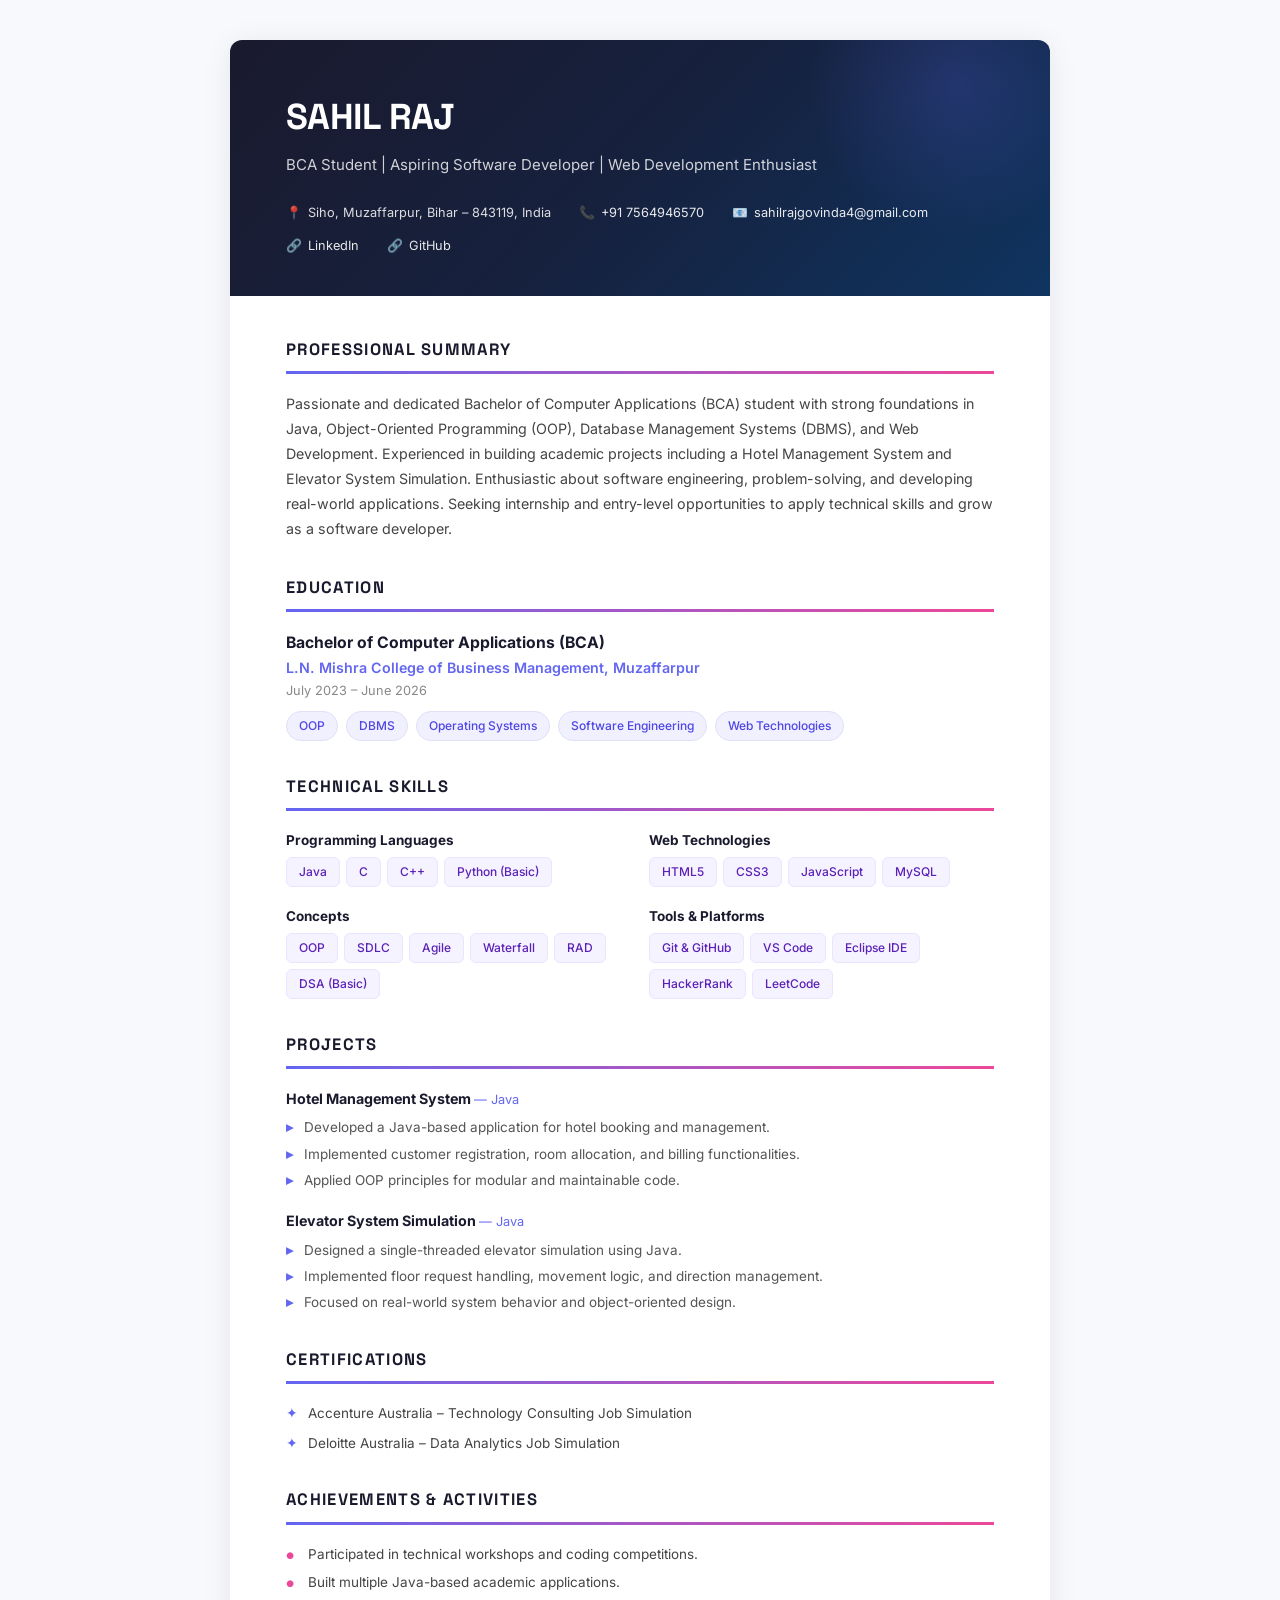
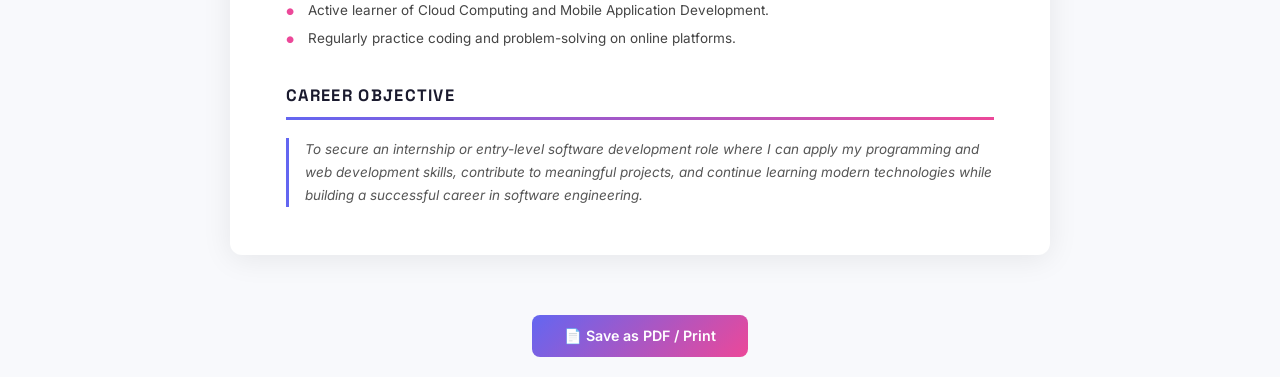
<file: assets/Sahil_Raj_CV.html>
<!DOCTYPE html>
<html lang="en">
<head>
  <meta charset="UTF-8" />
  <meta name="viewport" content="width=device-width, initial-scale=1.0" />
  <title>Sahil Raj — CV / Resume</title>
  <link rel="preconnect" href="https://fonts.googleapis.com" />
  <link rel="preconnect" href="https://fonts.gstatic.com" crossorigin />
  <link href="https://fonts.googleapis.com/css2?family=Inter:wght@300;400;500;600;700&family=Space+Grotesk:wght@500;600;700&display=swap" rel="stylesheet" />
  <style>
    /* ---- Reset ---- */
    *, *::before, *::after { margin: 0; padding: 0; box-sizing: border-box; }

    /* ---- Page ---- */
    html { font-size: 15px; }
    body {
      font-family: 'Inter', sans-serif;
      color: #1a1a2e;
      background: #f8f9fc;
      line-height: 1.65;
      -webkit-print-color-adjust: exact;
      print-color-adjust: exact;
    }

    .cv {
      max-width: 820px;
      margin: 40px auto;
      background: #fff;
      border-radius: 12px;
      box-shadow: 0 4px 30px rgba(0,0,0,0.08);
      overflow: hidden;
    }

    /* ---- Header ---- */
    .cv-header {
      background: linear-gradient(135deg, #1a1a2e 0%, #16213e 50%, #0f3460 100%);
      color: #fff;
      padding: 48px 56px 40px;
      position: relative;
      overflow: hidden;
    }

    .cv-header::after {
      content: "";
      position: absolute;
      top: -50%;
      right: -10%;
      width: 350px;
      height: 350px;
      background: radial-gradient(circle, rgba(99,102,241,0.2), transparent 60%);
      border-radius: 50%;
    }

    .cv-header h1 {
      font-family: 'Space Grotesk', sans-serif;
      font-size: 2.4rem;
      font-weight: 700;
      letter-spacing: -0.02em;
      margin-bottom: 6px;
      position: relative;
      z-index: 1;
    }

    .cv-header .tagline {
      font-size: 1rem;
      font-weight: 400;
      color: rgba(255,255,255,0.8);
      margin-bottom: 24px;
      position: relative;
      z-index: 1;
    }

    .cv-contact {
      display: flex;
      flex-wrap: wrap;
      gap: 12px 28px;
      font-size: 0.85rem;
      position: relative;
      z-index: 1;
    }

    .cv-contact a {
      color: rgba(255,255,255,0.9);
      text-decoration: none;
    }

    .cv-contact span {
      display: inline-flex;
      align-items: center;
      gap: 6px;
      color: rgba(255,255,255,0.85);
    }

    .cv-contact .icon {
      display: inline-block;
      width: 16px;
      text-align: center;
    }

    /* ---- Body ---- */
    .cv-body {
      padding: 40px 56px 48px;
    }

    /* ---- Section ---- */
    .cv-section {
      margin-bottom: 32px;
    }

    .cv-section:last-child {
      margin-bottom: 0;
    }

    .cv-section-title {
      font-family: 'Space Grotesk', sans-serif;
      font-size: 1.1rem;
      font-weight: 700;
      text-transform: uppercase;
      letter-spacing: 0.08em;
      color: #1a1a2e;
      padding-bottom: 8px;
      border-bottom: 3px solid;
      border-image: linear-gradient(90deg, #6366f1, #ec4899) 1;
      margin-bottom: 18px;
    }

    /* ---- Summary ---- */
    .cv-summary {
      font-size: 0.95rem;
      color: #444;
      line-height: 1.75;
    }

    /* ---- Education ---- */
    .cv-edu-title {
      font-weight: 700;
      font-size: 1.05rem;
      color: #1a1a2e;
    }

    .cv-edu-school {
      font-weight: 600;
      color: #6366f1;
      font-size: 0.95rem;
    }

    .cv-edu-date {
      font-size: 0.85rem;
      color: #888;
      margin-bottom: 8px;
    }

    .cv-coursework {
      display: flex;
      flex-wrap: wrap;
      gap: 8px;
      margin-top: 10px;
    }

    .cv-coursework span {
      padding: 4px 12px;
      background-color: #f0f0ff;
      border: 1px solid #e0e0f5;
      border-radius: 20px;
      font-size: 0.8rem;
      color: #4f46e5;
      font-weight: 500;
    }

    /* ---- Skills ---- */
    .cv-skills-grid {
      display: grid;
      grid-template-columns: 1fr 1fr;
      gap: 18px;
    }

    .cv-skill-group h4 {
      font-weight: 700;
      font-size: 0.9rem;
      color: #1a1a2e;
      margin-bottom: 6px;
    }

    .cv-skill-tags {
      display: flex;
      flex-wrap: wrap;
      gap: 6px;
    }

    .cv-skill-tags span {
      padding: 4px 12px;
      background-color: #f5f3ff;
      border: 1px solid #e9e5ff;
      border-radius: 6px;
      font-size: 0.8rem;
      color: #5b21b6;
      font-weight: 500;
    }

    /* ---- Projects ---- */
    .cv-project {
      margin-bottom: 18px;
    }

    .cv-project:last-child {
      margin-bottom: 0;
    }

    .cv-project h4 {
      font-weight: 700;
      font-size: 0.95rem;
      color: #1a1a2e;
      margin-bottom: 6px;
    }

    .cv-project h4 span {
      font-weight: 400;
      color: #6366f1;
      font-size: 0.85rem;
    }

    .cv-project ul {
      list-style: none;
      padding: 0;
    }

    .cv-project ul li {
      position: relative;
      padding-left: 18px;
      font-size: 0.9rem;
      color: #555;
      margin-bottom: 4px;
    }

    .cv-project ul li::before {
      content: "▸";
      position: absolute;
      left: 0;
      color: #6366f1;
      font-weight: 700;
    }

    /* ---- Certifications ---- */
    .cv-cert-list {
      list-style: none;
    }

    .cv-cert-list li {
      position: relative;
      padding-left: 22px;
      font-size: 0.9rem;
      color: #444;
      margin-bottom: 8px;
    }

    .cv-cert-list li::before {
      content: "✦";
      position: absolute;
      left: 0;
      color: #6366f1;
    }

    /* ---- Achievements ---- */
    .cv-achieve-list {
      list-style: none;
    }

    .cv-achieve-list li {
      position: relative;
      padding-left: 22px;
      font-size: 0.9rem;
      color: #444;
      margin-bottom: 6px;
    }

    .cv-achieve-list li::before {
      content: "●";
      position: absolute;
      left: 0;
      color: #ec4899;
      font-size: 0.6rem;
      top: 6px;
    }

    /* ---- Objective ---- */
    .cv-objective {
      font-size: 0.9rem;
      color: #555;
      line-height: 1.7;
      font-style: italic;
      border-left: 3px solid #6366f1;
      padding-left: 16px;
    }

    /* ---- Print Button ---- */
    .cv-print-bar {
      text-align: center;
      padding: 20px;
    }

    .cv-print-btn {
      display: inline-flex;
      align-items: center;
      gap: 8px;
      padding: 12px 32px;
      background: linear-gradient(135deg, #6366f1, #ec4899);
      color: #fff;
      font-family: 'Inter', sans-serif;
      font-size: 0.95rem;
      font-weight: 600;
      border: none;
      border-radius: 8px;
      cursor: pointer;
      transition: transform 0.2s, box-shadow 0.2s;
    }

    .cv-print-btn:hover {
      transform: translateY(-2px);
      box-shadow: 0 8px 25px rgba(99, 102, 241, 0.35);
    }

    /* ---- Print Styles ---- */
    @media print {
      html { font-size: 13px; }
      body { background: #fff; }
      .cv { margin: 0; box-shadow: none; border-radius: 0; }
      .cv-header { padding: 32px 40px 28px; }
      .cv-body { padding: 28px 40px 32px; }
      .cv-print-bar { display: none; }
      .cv-section { margin-bottom: 22px; }
      .cv-coursework span, .cv-skill-tags span {
        border: 1px solid #ccc;
      }
    }

    @media (max-width: 600px) {
      .cv-header { padding: 32px 24px 28px; }
      .cv-body { padding: 28px 24px; }
      .cv-header h1 { font-size: 1.8rem; }
      .cv-skills-grid { grid-template-columns: 1fr; }
      .cv-contact { flex-direction: column; gap: 8px; }
    }
  </style>
</head>
<body>

  <div class="cv">
    <!-- Header -->
    <div class="cv-header">
      <h1>SAHIL RAJ</h1>
      <p class="tagline">BCA Student | Aspiring Software Developer | Web Development Enthusiast</p>
      <div class="cv-contact">
        <span><span class="icon">📍</span> Siho, Muzaffarpur, Bihar – 843119, India</span>
        <span><span class="icon">📞</span> <a href="tel:+917564946570">+91 7564946570</a></span>
        <span><span class="icon">📧</span> <a href="mailto:sahilrajgovinda4@gmail.com">sahilrajgovinda4@gmail.com</a></span>
        <span><span class="icon">🔗</span> <a href="https://www.linkedin.com/in/sahil-raj-77565a373" target="_blank">LinkedIn</a></span>
        <span><span class="icon">🔗</span> <a href="https://github.com/SahilRaj-202" target="_blank">GitHub</a></span>
      </div>
    </div>

    <!-- Body -->
    <div class="cv-body">

      <!-- Professional Summary -->
      <div class="cv-section">
        <h3 class="cv-section-title">Professional Summary</h3>
        <p class="cv-summary">
          Passionate and dedicated Bachelor of Computer Applications (BCA) student with strong foundations in Java, Object-Oriented Programming (OOP), Database Management Systems (DBMS), and Web Development. Experienced in building academic projects including a Hotel Management System and Elevator System Simulation. Enthusiastic about software engineering, problem-solving, and developing real-world applications. Seeking internship and entry-level opportunities to apply technical skills and grow as a software developer.
        </p>
      </div>

      <!-- Education -->
      <div class="cv-section">
        <h3 class="cv-section-title">Education</h3>
        <p class="cv-edu-title">Bachelor of Computer Applications (BCA)</p>
        <p class="cv-edu-school">L.N. Mishra College of Business Management, Muzaffarpur</p>
        <p class="cv-edu-date">July 2023 – June 2026</p>
        <div class="cv-coursework">
          <span>OOP</span>
          <span>DBMS</span>
          <span>Operating Systems</span>
          <span>Software Engineering</span>
          <span>Web Technologies</span>
        </div>
      </div>

      <!-- Technical Skills -->
      <div class="cv-section">
        <h3 class="cv-section-title">Technical Skills</h3>
        <div class="cv-skills-grid">
          <div class="cv-skill-group">
            <h4>Programming Languages</h4>
            <div class="cv-skill-tags">
              <span>Java</span>
              <span>C</span>
              <span>C++</span>
              <span>Python (Basic)</span>
            </div>
          </div>
          <div class="cv-skill-group">
            <h4>Web Technologies</h4>
            <div class="cv-skill-tags">
              <span>HTML5</span>
              <span>CSS3</span>
              <span>JavaScript</span>
              <span>MySQL</span>
            </div>
          </div>
          <div class="cv-skill-group">
            <h4>Concepts</h4>
            <div class="cv-skill-tags">
              <span>OOP</span>
              <span>SDLC</span>
              <span>Agile</span>
              <span>Waterfall</span>
              <span>RAD</span>
              <span>DSA (Basic)</span>
            </div>
          </div>
          <div class="cv-skill-group">
            <h4>Tools & Platforms</h4>
            <div class="cv-skill-tags">
              <span>Git & GitHub</span>
              <span>VS Code</span>
              <span>Eclipse IDE</span>
              <span>HackerRank</span>
              <span>LeetCode</span>
            </div>
          </div>
        </div>
      </div>

      <!-- Projects -->
      <div class="cv-section">
        <h3 class="cv-section-title">Projects</h3>

        <div class="cv-project">
          <h4>Hotel Management System <span>— Java</span></h4>
          <ul>
            <li>Developed a Java-based application for hotel booking and management.</li>
            <li>Implemented customer registration, room allocation, and billing functionalities.</li>
            <li>Applied OOP principles for modular and maintainable code.</li>
          </ul>
        </div>

        <div class="cv-project">
          <h4>Elevator System Simulation <span>— Java</span></h4>
          <ul>
            <li>Designed a single-threaded elevator simulation using Java.</li>
            <li>Implemented floor request handling, movement logic, and direction management.</li>
            <li>Focused on real-world system behavior and object-oriented design.</li>
          </ul>
        </div>
      </div>

      <!-- Certifications -->
      <div class="cv-section">
        <h3 class="cv-section-title">Certifications</h3>
        <ul class="cv-cert-list">
          <li>Accenture Australia – Technology Consulting Job Simulation</li>
          <li>Deloitte Australia – Data Analytics Job Simulation</li>
        </ul>
      </div>

      <!-- Achievements -->
      <div class="cv-section">
        <h3 class="cv-section-title">Achievements & Activities</h3>
        <ul class="cv-achieve-list">
          <li>Participated in technical workshops and coding competitions.</li>
          <li>Built multiple Java-based academic applications.</li>
          <li>Active learner of Cloud Computing and Mobile Application Development.</li>
          <li>Regularly practice coding and problem-solving on online platforms.</li>
        </ul>
      </div>

      <!-- Career Objective -->
      <div class="cv-section">
        <h3 class="cv-section-title">Career Objective</h3>
        <p class="cv-objective">
          To secure an internship or entry-level software development role where I can apply my programming and web development skills, contribute to meaningful projects, and continue learning modern technologies while building a successful career in software engineering.
        </p>
      </div>

    </div>
  </div>

  <!-- Print / Save Button -->
  <div class="cv-print-bar">
    <button class="cv-print-btn" onclick="window.print()">
      📄 Save as PDF / Print
    </button>
  </div>

</body>
</html>
</file>
